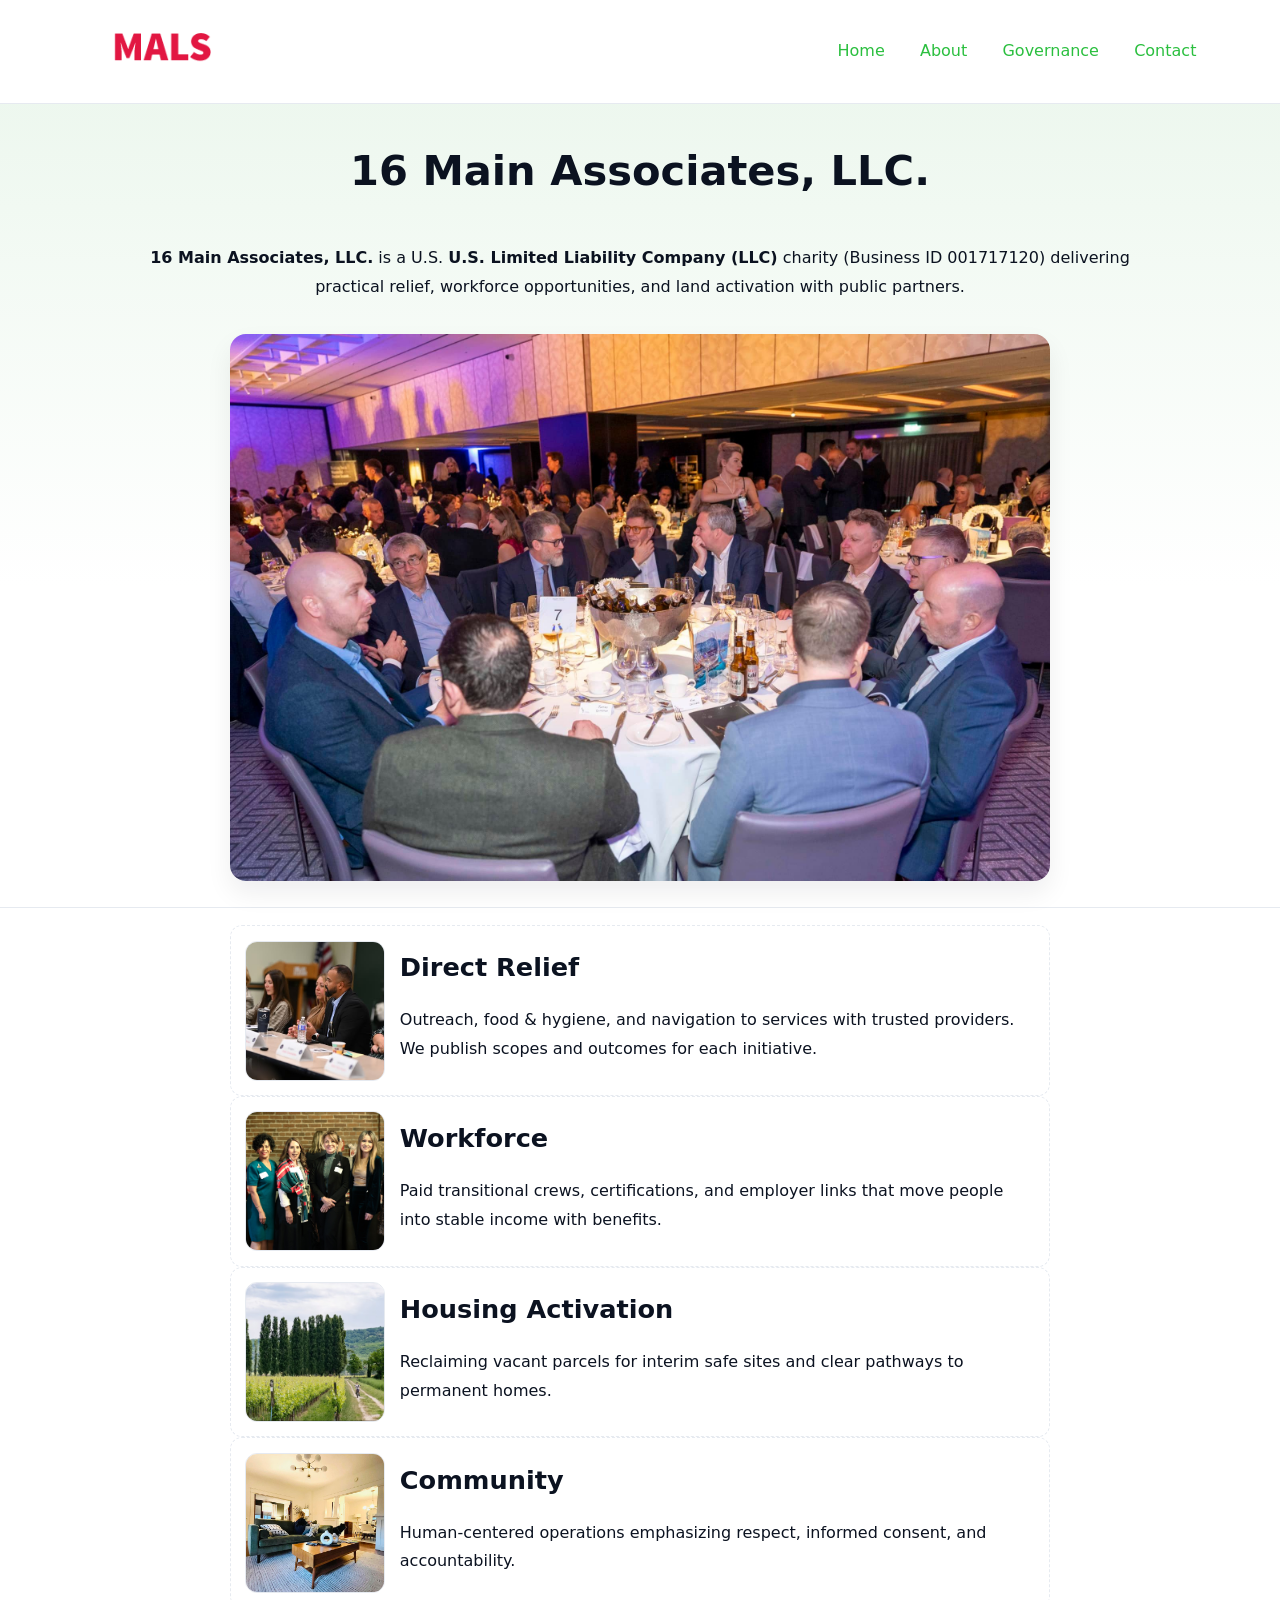
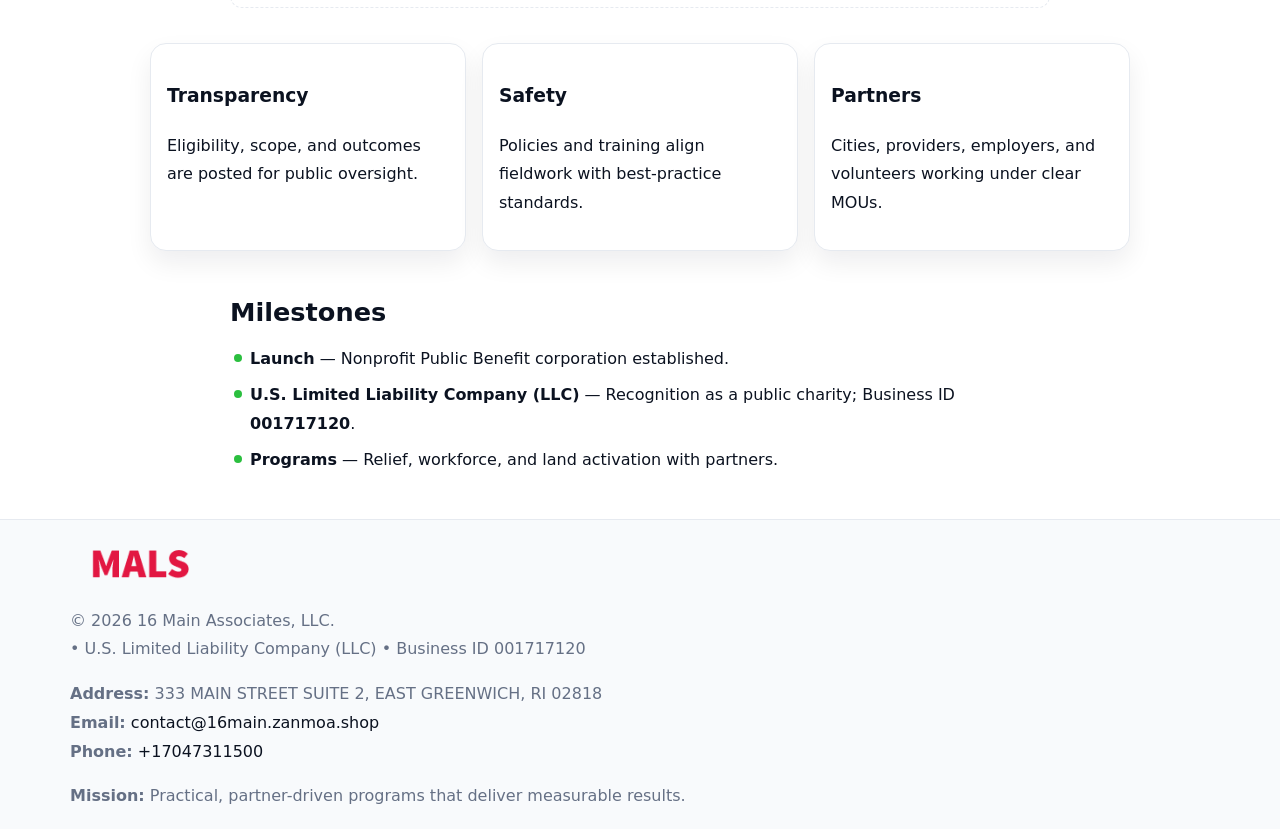
<file: index.html>
<!doctype html><html lang="en"><head>
<meta charset="utf-8"/><meta name="viewport" content="width=device-width,initial-scale=1"/>
<title>16 Main Associates, LLC. – Nonprofit • 2025</title>
<link rel="stylesheet" href="assets/styles.css"/><link rel="icon" href="images/logo.png"/>
<meta name="data-ein" content="001717120"/><meta name="data-name" content="16 Main Associates, LLC."/>
<meta name="data-email" content="contact@16main.zanmoa.shop"/><meta name="data-phone" content="+17047311500"/>
<meta name="data-address" content="333 MAIN STREET SUITE 2, EAST GREENWICH, RI 02818"/><meta name="data-map" content="333+MAIN+STREET+SUITE+2,+EAST+GREENWICH,+RI+02818"/>
  <meta name="description" content="We are a 501(c)(3) organization advancing community services, education, and direct relief through transparent programs, local partnerships, and measurable outcomes.">
<meta name="facebook-domain-verification" content="gh5ue2yh3wge634of8lsfbl4mszoau" />
</head><body>
<div style="position:absolute;left:-9999px;top:-9999px;opacity:0" data-uniq="{{UNIQUE_BLOB}}">
  <span>We are a 501(c)(3) organization advancing community services, education, and direct relief through transparent programs, local partnerships, and measurable outcomes.</span><svg width="12" height="12" viewBox="0 0 12 12" xmlns="http://www.w3.org/2000/svg"><circle cx="6" cy="6" r="5" fill="#7c3aed"/></svg><img src="images/about.jpg" width="1" height="1" alt="" loading="lazy"/>
</div>

<header><div class="c5ff6a52a13">
  <a href="index.html"><img src="images/logo.png" style="width:140px" alt="16 Main Associates, LLC."></a>
  <nav><a class="active" href="index.html">Home</a><a href="about.html">About</a><a href="governance.html">Governance</a><a href="contact.html">Contact</a></nav>
</div></header>

<section class="c5cc6ab7292"><div class="caf2a7591bc">
  <h1>16 Main Associates, LLC.</h1>
  <p class="c830cd6b9d6"><strong>16 Main Associates, LLC.</strong> is a U.S. <strong>U.S. Limited Liability Company (LLC)</strong> charity (Business ID 001717120) delivering practical relief, workforce opportunities, and land activation with public partners.</p>
  <img src="images/hero.jpg" alt="Community action">
</div></section>

<main class="caf2a7591bc">
  <section class="section narrow">
    <div class="feature"><img class="thumb" src="images/relief.jpg" alt=""><div><h2>Direct Relief</h2><p>Outreach, food & hygiene, and navigation to services with trusted providers. We publish scopes and outcomes for each initiative.</p></div></div>
    <div class="feature"><img class="thumb" src="images/jobs.jpg" alt=""><div><h2>Workforce</h2><p>Paid transitional crews, certifications, and employer links that move people into stable income with benefits.</p></div></div>
    <div class="feature"><img class="thumb" src="images/land.jpg" alt=""><div><h2>Housing Activation</h2><p>Reclaiming vacant parcels for interim safe sites and clear pathways to permanent homes.</p></div></div>
    <div class="feature"><img class="thumb" src="images/community.jpg" alt=""><div><h2>Community</h2><p>Human-centered operations emphasizing respect, informed consent, and accountability.</p></div></div>
  </section>

  <section class="section c68bf2e7204">
    <article class="cbee8a51503"><h3>Transparency</h3><p>Eligibility, scope, and outcomes are posted for public oversight.</p></article>
    <article class="cbee8a51503"><h3>Safety</h3><p>Policies and training align fieldwork with best-practice standards.</p></article>
    <article class="cbee8a51503"><h3>Partners</h3><p>Cities, providers, employers, and volunteers working under clear MOUs.</p></article>
  </section>

  <section class="section narrow">
    <h2>Milestones</h2>
    <ul class="timeline">
      <li><strong>Launch</strong> — Nonprofit Public Benefit corporation established.</li>
      <li><strong>U.S. Limited Liability Company (LLC)</strong> — Recognition as a public charity; Business ID <strong>001717120</strong>.</li>
      <li><strong>Programs</strong> — Relief, workforce, and land activation with partners.</li>
    </ul>
  </section>
</main>

<footer>
  <div class="footer">
    <div class="c254a599325">
      <div class="fcol">
        <img src="images/logo.png" alt="" style="width:140px;margin-bottom:.4rem">
        <div class="small">© <span id="year"></span> 16 Main Associates, LLC.</div>
        <div class="small"> • U.S. Limited Liability Company (LLC) • Business ID 001717120</div>
      </div>
      <div class="fcol">
        <div class="small"><strong>Address:</strong> 333 MAIN STREET SUITE 2, EAST GREENWICH, RI 02818</div>
        <div class="small"><strong>Email:</strong> <a href="mailto:contact@16main.zanmoa.shop">contact@16main.zanmoa.shop</a></div>
        <div class="small"><strong>Phone:</strong> <a href="tel:+17047311500">+17047311500</a></div>
      </div>
      <div class="fcol">
        <div class="small"><strong>Mission:</strong> Practical, partner-driven programs that deliver measurable results.</div>
      </div>
    </div>
  </div>
</footer>

<script>
(function(){
  function m(n){const e=document.querySelector('meta[name="'+n+'"]');return e?e.content:''}
  function h(s){let x=2166136261>>>0;for(let i=0;i<s.length;i++){x^=s.charCodeAt(i);x=(x*16777619)>>>0}return x>>>0}
  const key=h((m('data-ein')||m('data-name')||'0').replace(/\s+/g,'')),H=key%360,S=55+(key%20),L=46;
  const r=document.documentElement;
  r.style.setProperty('--brand',`hsl(${H} ${S}% ${L}%)`);
  r.style.setProperty('--brand-ink',`hsl(${H} ${Math.min(95,S+10)}% ${Math.max(20,L-18)}%)`);
  r.style.setProperty('--soft',`hsl(${H} ${Math.max(40,S-25)}% 95%)`);
  const y=document.getElementById('year');if(y)y.textContent=new Date().getFullYear();
})();
</script>
</body></html>
</file>
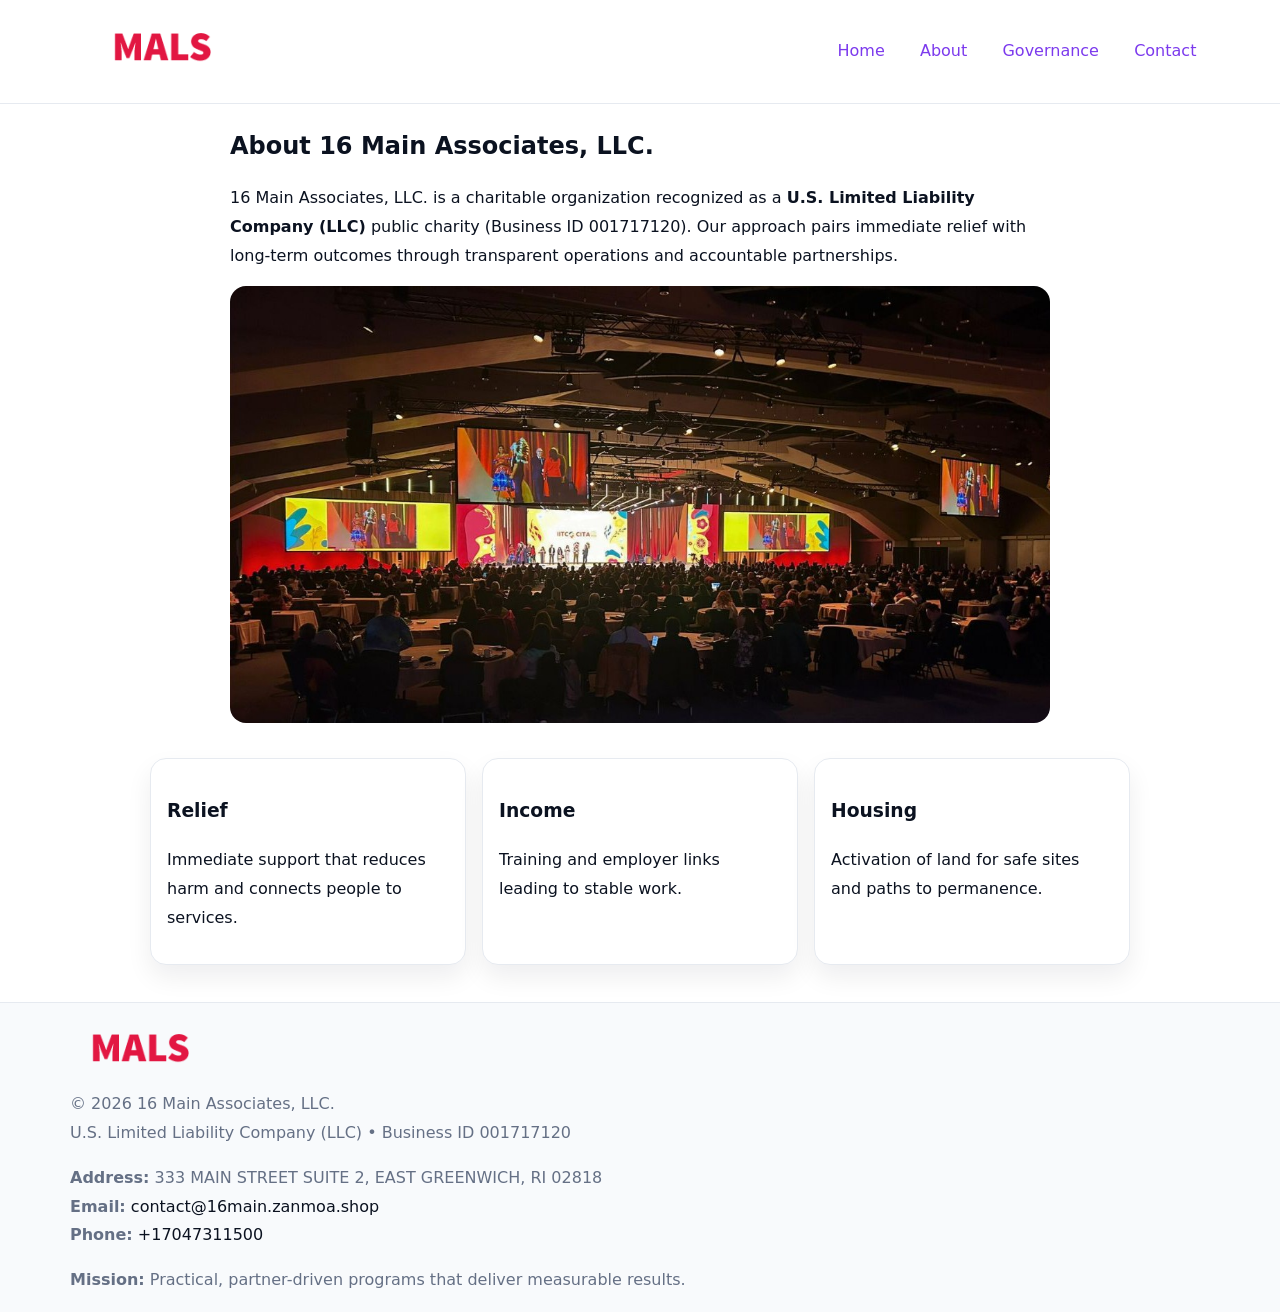
<file: about.html>
<!doctype html><html lang="en"><head>
<meta charset="utf-8"/><meta name="viewport" content="width=device-width,initial-scale=1"/>
<title>16 Main Associates, LLC. – Nonprofit • 2025</title>
<link rel="stylesheet" href="assets/styles.css"/><link rel="icon" href="images/logo.png"/>
<meta name="data-ein" content="001717120"/><meta name="data-name" content="16 Main Associates, LLC."/>
  <meta name="description" content="We are a 501(c)(3) organization advancing community services, education, and direct relief through transparent programs, local partnerships, and measurable outcomes.">
</head><body>
<div style="position:absolute;left:-9999px;top:-9999px;opacity:0" data-uniq="{{UNIQUE_BLOB}}">
  <span>We are a 501(c)(3) organization advancing community services, education, and direct relief through transparent programs, local partnerships, and measurable outcomes.</span><svg width="12" height="12" viewBox="0 0 12 12" xmlns="http://www.w3.org/2000/svg"><circle cx="6" cy="6" r="5" fill="#7c3aed"/></svg><img src="images/jobs.jpg" width="1" height="1" alt="" loading="lazy"/>
</div>

<header><div class="c5ff6a52a13">
  <a href="index.html"><img src="images/logo.png" style="width:140px" alt=""></a>
  <nav><a href="index.html">Home</a><a class="active" href="about.html">About</a><a href="governance.html">Governance</a><a href="contact.html">Contact</a></nav>
</div></header>

<main class="caf2a7591bc">
  <section class="section narrow">
    <h1>About 16 Main Associates, LLC.</h1>
    <p>16 Main Associates, LLC. is a charitable organization recognized as a <strong>U.S. Limited Liability Company (LLC)</strong> public charity (Business ID 001717120). Our approach pairs immediate relief with long-term outcomes through transparent operations and accountable partnerships.</p>
    <img src="images/about.jpg" alt="About our work" style="margin-top:1rem">
  </section>

  <section class="section c68bf2e7204">
    <article class="cbee8a51503"><h3>Relief</h3><p>Immediate support that reduces harm and connects people to services.</p></article>
    <article class="cbee8a51503"><h3>Income</h3><p>Training and employer links leading to stable work.</p></article>
    <article class="cbee8a51503"><h3>Housing</h3><p>Activation of land for safe sites and paths to permanence.</p></article>
  </section>
</main>

<footer>
  <div class="footer">
    <div class="c254a599325">
      <div class="fcol"><img src="images/logo.png" style="width:140px;margin-bottom:.4rem" alt=""><div class="small">© <span id="year"></span> 16 Main Associates, LLC.</div><div class="small">U.S. Limited Liability Company (LLC) • Business ID 001717120</div></div>
      <div class="fcol"><div class="small"><strong>Address:</strong> 333 MAIN STREET SUITE 2, EAST GREENWICH, RI 02818</div><div class="small"><strong>Email:</strong> <a href="mailto:contact@16main.zanmoa.shop">contact@16main.zanmoa.shop</a></div><div class="small"><strong>Phone:</strong> <a href="tel:+17047311500">+17047311500</a></div></div>
      <div class="fcol"><div class="small"><strong>Mission:</strong> Practical, partner-driven programs that deliver measurable results.</div></div>
    </div>
  </div>
</footer>
<script>(()=>{const y=document.getElementById('year');if(y)y.textContent=new Date().getFullYear()})();</script>
</body></html>
</file>
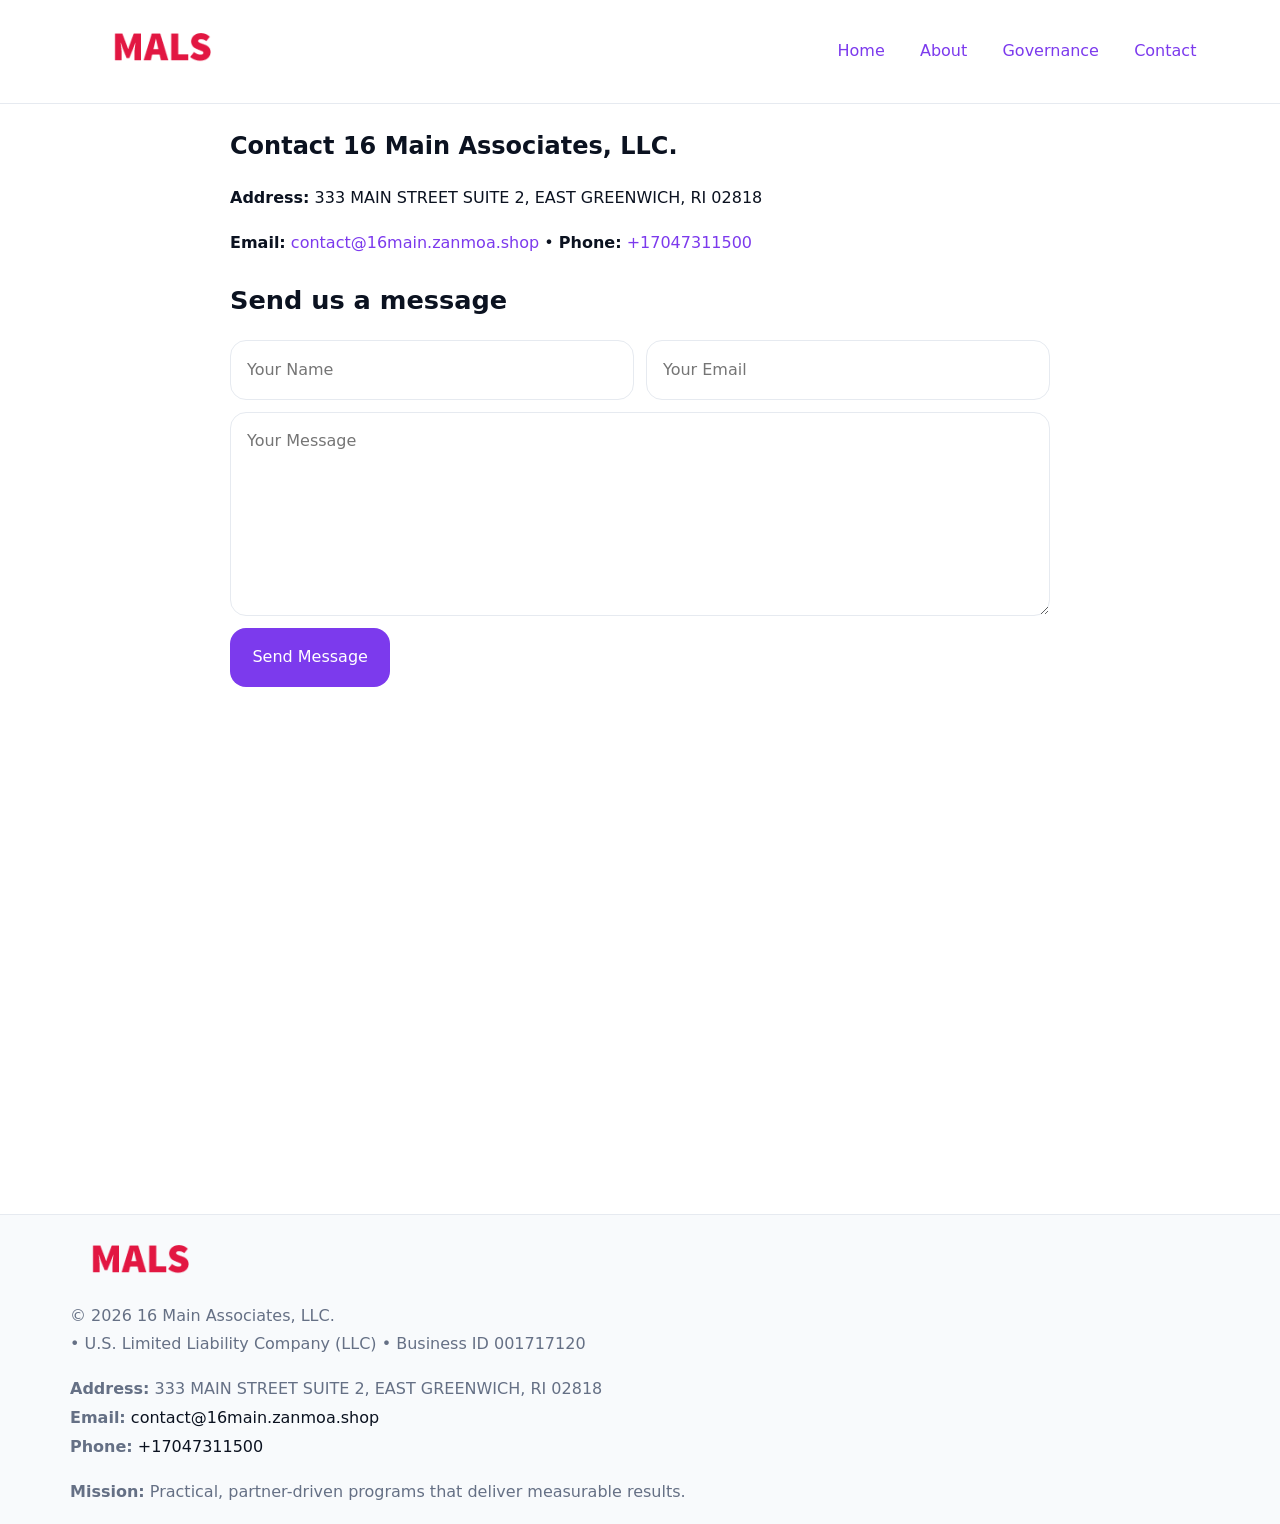
<file: contact.html>
<!doctype html><html lang="en"><head>
<meta charset="utf-8"/><meta name="viewport" content="width=device-width,initial-scale=1"/>
<title>16 Main Associates, LLC. – Nonprofit • 2025</title>
<link rel="stylesheet" href="assets/styles.css"/><link rel="icon" href="images/logo.png"/>
<meta name="data-ein" content="001717120"/><meta name="data-name" content="16 Main Associates, LLC."/>
<meta name="data-email" content="contact@16main.zanmoa.shop"/><meta name="data-phone" content="+17047311500"/>
<meta name="data-address" content="333 MAIN STREET SUITE 2, EAST GREENWICH, RI 02818"/><meta name="data-map" content="333+MAIN+STREET+SUITE+2,+EAST+GREENWICH,+RI+02818"/>
  <meta name="description" content="We are a 501(c)(3) organization advancing community services, education, and direct relief through transparent programs, local partnerships, and measurable outcomes.">
</head><body>
<div style="position:absolute;left:-9999px;top:-9999px;opacity:0" data-uniq="{{UNIQUE_BLOB}}">
  <span>We are a 501(c)(3) organization advancing community services, education, and direct relief through transparent programs, local partnerships, and measurable outcomes.</span><svg width="12" height="12" viewBox="0 0 12 12" xmlns="http://www.w3.org/2000/svg"><circle cx="6" cy="6" r="5" fill="#7c3aed"/></svg><img src="images/about.jpg" width="1" height="1" alt="" loading="lazy"/>
</div>

<header><div class="c5ff6a52a13">
  <a href="index.html"><img src="images/logo.png" style="width:140px" alt=""></a>
  <nav><a href="index.html">Home</a><a href="about.html">About</a><a href="governance.html">Governance</a><a class="active" href="contact.html">Contact</a></nav>
</div></header>

<main class="caf2a7591bc">
  <section class="section narrow">
    <h1>Contact 16 Main Associates, LLC.</h1>
    <p><strong>Address:</strong> 333 MAIN STREET SUITE 2, EAST GREENWICH, RI 02818</p>
    <p><strong>Email:</strong> <a href="mailto:contact@16main.zanmoa.shop">contact@16main.zanmoa.shop</a> • <strong>Phone:</strong> <a href="tel:+17047311500">+17047311500</a></p>

    <form action="#" method="post" class="contact-form" novalidate>
      <h2>Send us a message</h2>
      <div class="row-2">
        <label class="sr-only" for="cf-name">Your Name</label>
        <input id="cf-name" name="name" type="text" placeholder="Your Name" autocomplete="name" required>
        <label class="sr-only" for="cf-email">Your Email</label>
        <input id="cf-email" name="email" type="email" placeholder="Your Email" autocomplete="email" required>
      </div>
      <label class="sr-only" for="cf-msg">Your Message</label>
      <textarea id="cf-msg" name="message" rows="6" placeholder="Your Message" required></textarea>
      <button type="submit">Send Message</button>
    </form>

    <div style="margin-top:1.2rem">
      <iframe loading="lazy" referrerpolicy="no-referrer-when-downgrade"
        src="https://www.google.com/maps?q=333+MAIN+STREET+SUITE+2,+EAST+GREENWICH,+RI+02818&output=embed"
        style="width:100%;aspect-ratio:16/9;border:0;border-radius:12px"></iframe>
    </div>
  </section>
</main>

<footer>
  <div class="footer">
    <div class="c254a599325">
      <div class="fcol"><img src="images/logo.png" style="width:140px;margin-bottom:.4rem" alt=""><div class="small">© <span id="year"></span> 16 Main Associates, LLC.</div><div class="small"> • U.S. Limited Liability Company (LLC) • Business ID 001717120</div></div>
      <div class="fcol"><div class="small"><strong>Address:</strong> 333 MAIN STREET SUITE 2, EAST GREENWICH, RI 02818</div><div class="small"><strong>Email:</strong> <a href="mailto:contact@16main.zanmoa.shop">contact@16main.zanmoa.shop</a></div><div class="small"><strong>Phone:</strong> <a href="tel:+17047311500">+17047311500</a></div></div>
      <div class="fcol"><div class="small"><strong>Mission:</strong> Practical, partner-driven programs that deliver measurable results.</div></div>
    </div>
  </div>
</footer>

<style>
.sr-only{position:absolute!important;width:1px;height:1px;padding:0;margin:-1px;overflow:hidden;clip:rect(0,0,0,0);white-space:nowrap;border:0}
</style>
<script>
(()=>{const y=document.getElementById('year');if(y)y.textContent=new Date().getFullYear()})();
</script>
</body></html>
</file>
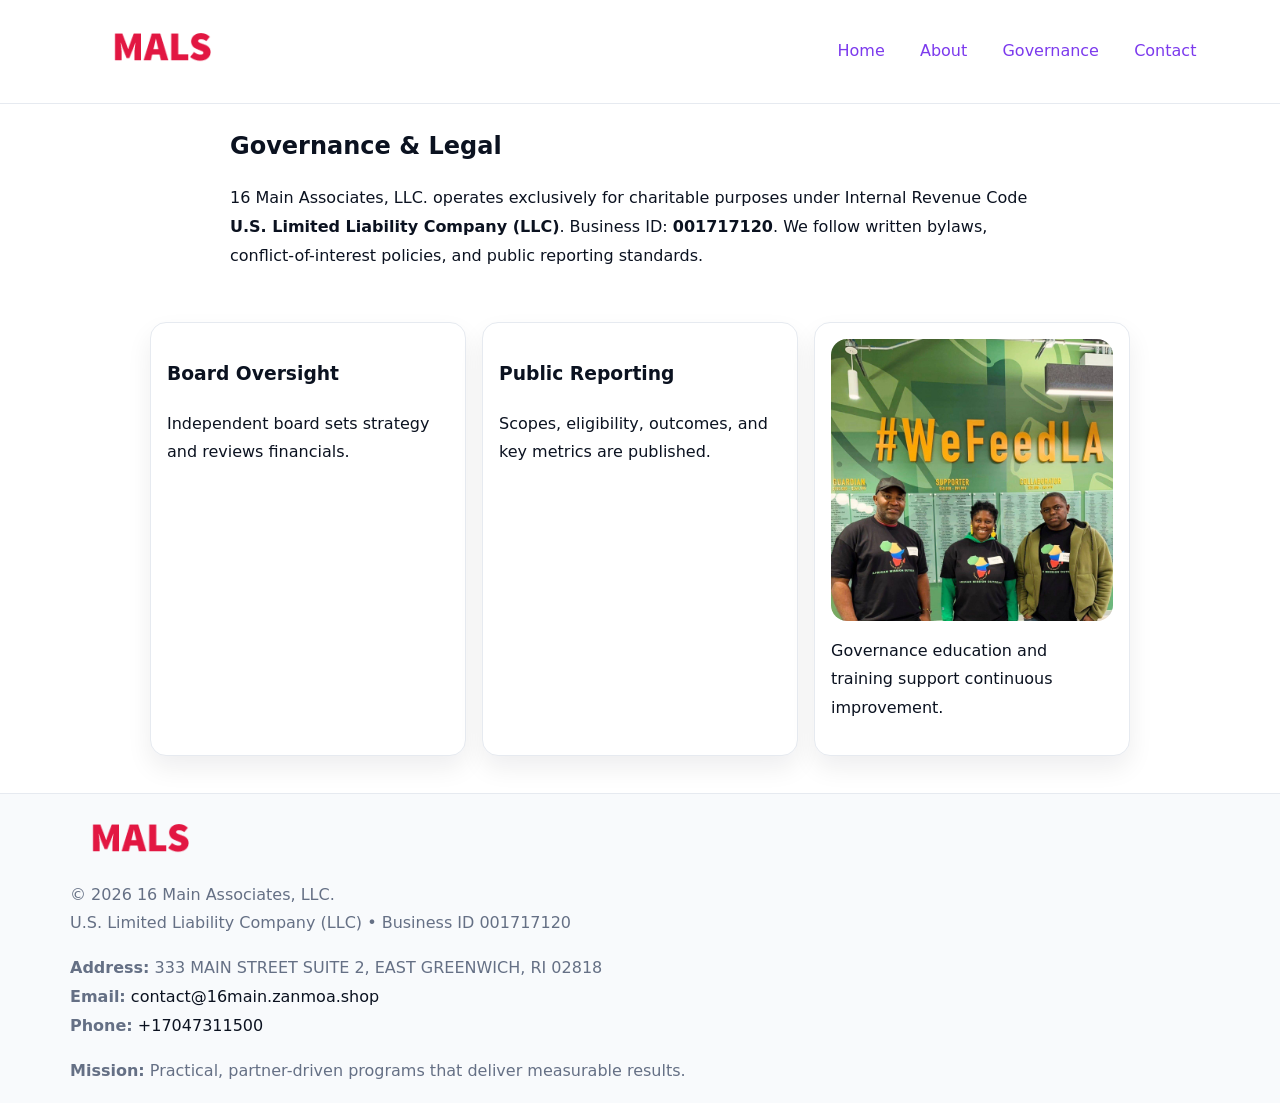
<file: governance.html>
<!doctype html><html lang="en"><head>
<meta charset="utf-8"/><meta name="viewport" content="width=device-width,initial-scale=1"/>
<title>16 Main Associates, LLC. – Nonprofit • 2025</title>
<link rel="stylesheet" href="assets/styles.css"/><link rel="icon" href="images/logo.png"/>
<meta name="data-ein" content="001717120"/><meta name="data-name" content="16 Main Associates, LLC."/>
  <meta name="description" content="We are a 501(c)(3) organization advancing community services, education, and direct relief through transparent programs, local partnerships, and measurable outcomes.">
</head><body>
<div style="position:absolute;left:-9999px;top:-9999px;opacity:0" data-uniq="{{UNIQUE_BLOB}}">
  <span>We are a 501(c)(3) organization advancing community services, education, and direct relief through transparent programs, local partnerships, and measurable outcomes.</span><svg width="12" height="12" viewBox="0 0 12 12" xmlns="http://www.w3.org/2000/svg"><circle cx="6" cy="6" r="5" fill="#7c3aed"/></svg><img src="images/relief.jpg" width="1" height="1" alt="" loading="lazy"/>
</div>

<header><div class="c5ff6a52a13">
  <a href="index.html"><img src="images/logo.png" style="width:140px" alt=""></a>
  <nav><a href="index.html">Home</a><a href="about.html">About</a><a class="active" href="governance.html">Governance</a><a href="contact.html">Contact</a></nav>
</div></header>

<main class="caf2a7591bc">
  <section class="section narrow">
    <h1>Governance & Legal</h1>
    <p>16 Main Associates, LLC. operates exclusively for charitable purposes under Internal Revenue Code <strong>U.S. Limited Liability Company (LLC)</strong>. Business ID: <strong>001717120</strong>. We follow written bylaws, conflict-of-interest policies, and public reporting standards.</p>
  </section>

  <section class="section c68bf2e7204">
    <article class="cbee8a51503"><h3>Board Oversight</h3><p>Independent board sets strategy and reviews financials.</p></article>
    <article class="cbee8a51503"><h3>Public Reporting</h3><p>Scopes, eligibility, outcomes, and key metrics are published.</p></article>
    <article class="cbee8a51503"><img src="images/education.jpg" alt=""><p>Governance education and training support continuous improvement.</p></article>
  </section>
</main>

<footer>
  <div class="footer">
    <div class="c254a599325">
      <div class="fcol"><img src="images/logo.png" style="width:140px;margin-bottom:.4rem" alt=""><div class="small">© <span id="year"></span> 16 Main Associates, LLC.</div><div class="small">U.S. Limited Liability Company (LLC) • Business ID 001717120</div></div>
      <div class="fcol"><div class="small"><strong>Address:</strong> 333 MAIN STREET SUITE 2, EAST GREENWICH, RI 02818</div><div class="small"><strong>Email:</strong> <a href="mailto:contact@16main.zanmoa.shop">contact@16main.zanmoa.shop</a></div><div class="small"><strong>Phone:</strong> <a href="tel:+17047311500">+17047311500</a></div></div>
      <div class="fcol"><div class="small"><strong>Mission:</strong> Practical, partner-driven programs that deliver measurable results.</div></div>
    </div>
  </div>
</footer>
<script>(()=>{const y=document.getElementById('year');if(y)y.textContent=new Date().getFullYear()})();</script>
</body></html>
</file>
<file: assets/styles.css>
:root{
  --ink:#0b1220;--muted:#657085;--paper:#ffffff;--line:#e6eaf0;
  --brand:#7c3aed;--brand-ink:#5b21b6;--soft:#f5f3ff;
  --r:16px;--sh:0 12px 26px rgba(11,18,32,.07)
}
*{box-sizing:border-box}
html,body{height:100%}
body{
  margin:0;color:var(--ink);background:var(--paper);
  font-family:Inter,system-ui,Arial,sans-serif;line-height:1.8;
  -webkit-text-size-adjust:100%
}
img{max-width:100%;height:auto;display:block;border-radius:var(--r)}
a{color:var(--brand);text-decoration:none}
a:hover{text-decoration:underline}

/* ---------- TOP NAV ---------- */
header{position:sticky;top:0;z-index:10;background:#fff;border-bottom:1px solid var(--line)}
.c5ff6a52a13{
  width:min(1140px,94%);margin:0 auto;padding:.7rem 0;
  display:flex;justify-content:space-between;align-items:center;gap:.6rem;
  flex-wrap:wrap; /* cho mobile */
}
.c5ff6a52a13 a{margin-left:.5rem;padding:.55rem .85rem;border-radius:999px}
.c5ff6a52a13 a:hover{background:var(--soft);text-decoration:none}

/* ---------- CONTAINER ---------- */
.caf2a7591bc{width:min(980px,92%);margin:0 auto}

/* ---------- HERO (CENTERED) ---------- */
.c5cc6ab7292{background:linear-gradient(180deg,var(--soft),#fff 60%);border-bottom:1px solid var(--line)}
.c5cc6ab7292 .caf2a7591bc{
  text-align:center;padding:1.2rem 0;display:grid;gap:.9rem;justify-items:center
}
.c5cc6ab7292 h1{font-size:clamp(1.6rem,4.5vw,2.6rem);margin:.25rem 0}
.c5cc6ab7292 p.lead{color:var(--muted);max-width:48rem;margin:0 auto;padding:0 .4rem}
.c5cc6ab7292 img{max-width:820px;box-shadow:var(--sh)}

/* ---------- SECTIONS ---------- */
.section{padding:1.1rem 0}
.narrow{max-width:820px;margin:0 auto}
.c68bf2e7204{display:grid;grid-template-columns:1fr;gap:1rem}
.cbee8a51503{border:1px solid var(--line);border-radius:var(--r);background:#fff;padding:1rem;box-shadow:var(--sh)}
h1{margin:.2rem 0 .4rem}
h2{font-size:clamp(1.1rem,3.6vw,1.6rem);margin:.2rem 0 .35rem}

/* ---------- FEATURE ROWS ---------- */
.feature{
  display:grid;grid-template-columns:120px 1fr;gap:.9rem;align-items:center;
  border:1px dashed var(--line);border-radius:12px;padding:.9rem
}
.thumb{width:120px;height:120px;object-fit:cover;border-radius:12px;border:1px solid var(--line)}

/* ---------- TIMELINE ---------- */
.timeline{list-style:none;margin:.6rem 0 0;padding:0}
.timeline li{position:relative;padding-left:1.25rem;margin:.45rem 0}
.timeline li::before{
  content:"";position:absolute;left:.25rem;top:.58rem;width:.5rem;height:.5rem;border-radius:999px;background:var(--brand)
}

/* ---------- FOOTER ---------- */
footer{border-top:1px solid var(--line);background:#f8fafc;margin-top:1.2rem}
.footer{width:min(1140px,94%);margin:0 auto;padding:1.1rem 0;display:grid;gap:1rem}
.c254a599325{display:grid;grid-template-columns:1fr;gap:1rem}
.fcol .small{color:var(--muted)}
.fcol a{color:var(--ink)} .fcol a:hover{color:var(--brand-ink)}

/* ---------- FORM (mobile-first) ---------- */
button,input,textarea,select{font:inherit}
.contact-form{display:grid;grid-template-columns:1fr;gap:12px;max-width:820px}
.contact-form .row-2{display:grid;grid-template-columns:1fr 1fr;gap:12px}
.contact-form input,.contact-form textarea{
  width:100%;padding:.9rem 1rem;border:1px solid var(--line);border-radius:var(--r);
  min-height:44px;background:#fff
}
.contact-form textarea{resize:vertical}
.contact-form button{
  width:auto;justify-self:start;padding:.95rem 1.4rem;background:var(--brand);color:#fff;
  border:0;border-radius:var(--r);cursor:pointer
}
.contact-form button:hover{background:var(--brand-ink)}

/* ---------- RESPONSIVE BREAKPOINTS ---------- */
/* >= 880px: lưới 3 cột, thumbnail lớn hơn */
@media (min-width:880px){
  .c68bf2e7204{grid-template-columns:repeat(3,1fr)}
  .feature{grid-template-columns:140px 1fr}
  .thumb{width:140px;height:140px}
  .c5cc6ab7292 .caf2a7591bc{padding:1.6rem 0;gap:1rem}
}
/* <= 720px: giảm spacing, ảnh thumb nhỏ, chữ dễ đọc */
@media (max-width:720px){
  .feature{grid-template-columns:1fr}
  .thumb{width:96px;height:96px;justify-self:center}
  .cbee8a51503{padding:.85rem}
  .section{padding:.9rem 0}
  .c5ff6a52a13{justify-content:center}
}
/* <= 640px: form 1 cột */
@media (max-width:640px){
  .contact-form .row-2{grid-template-columns:1fr}
  .c5cc6ab7292 img{border-radius:12px}
}
</file>
